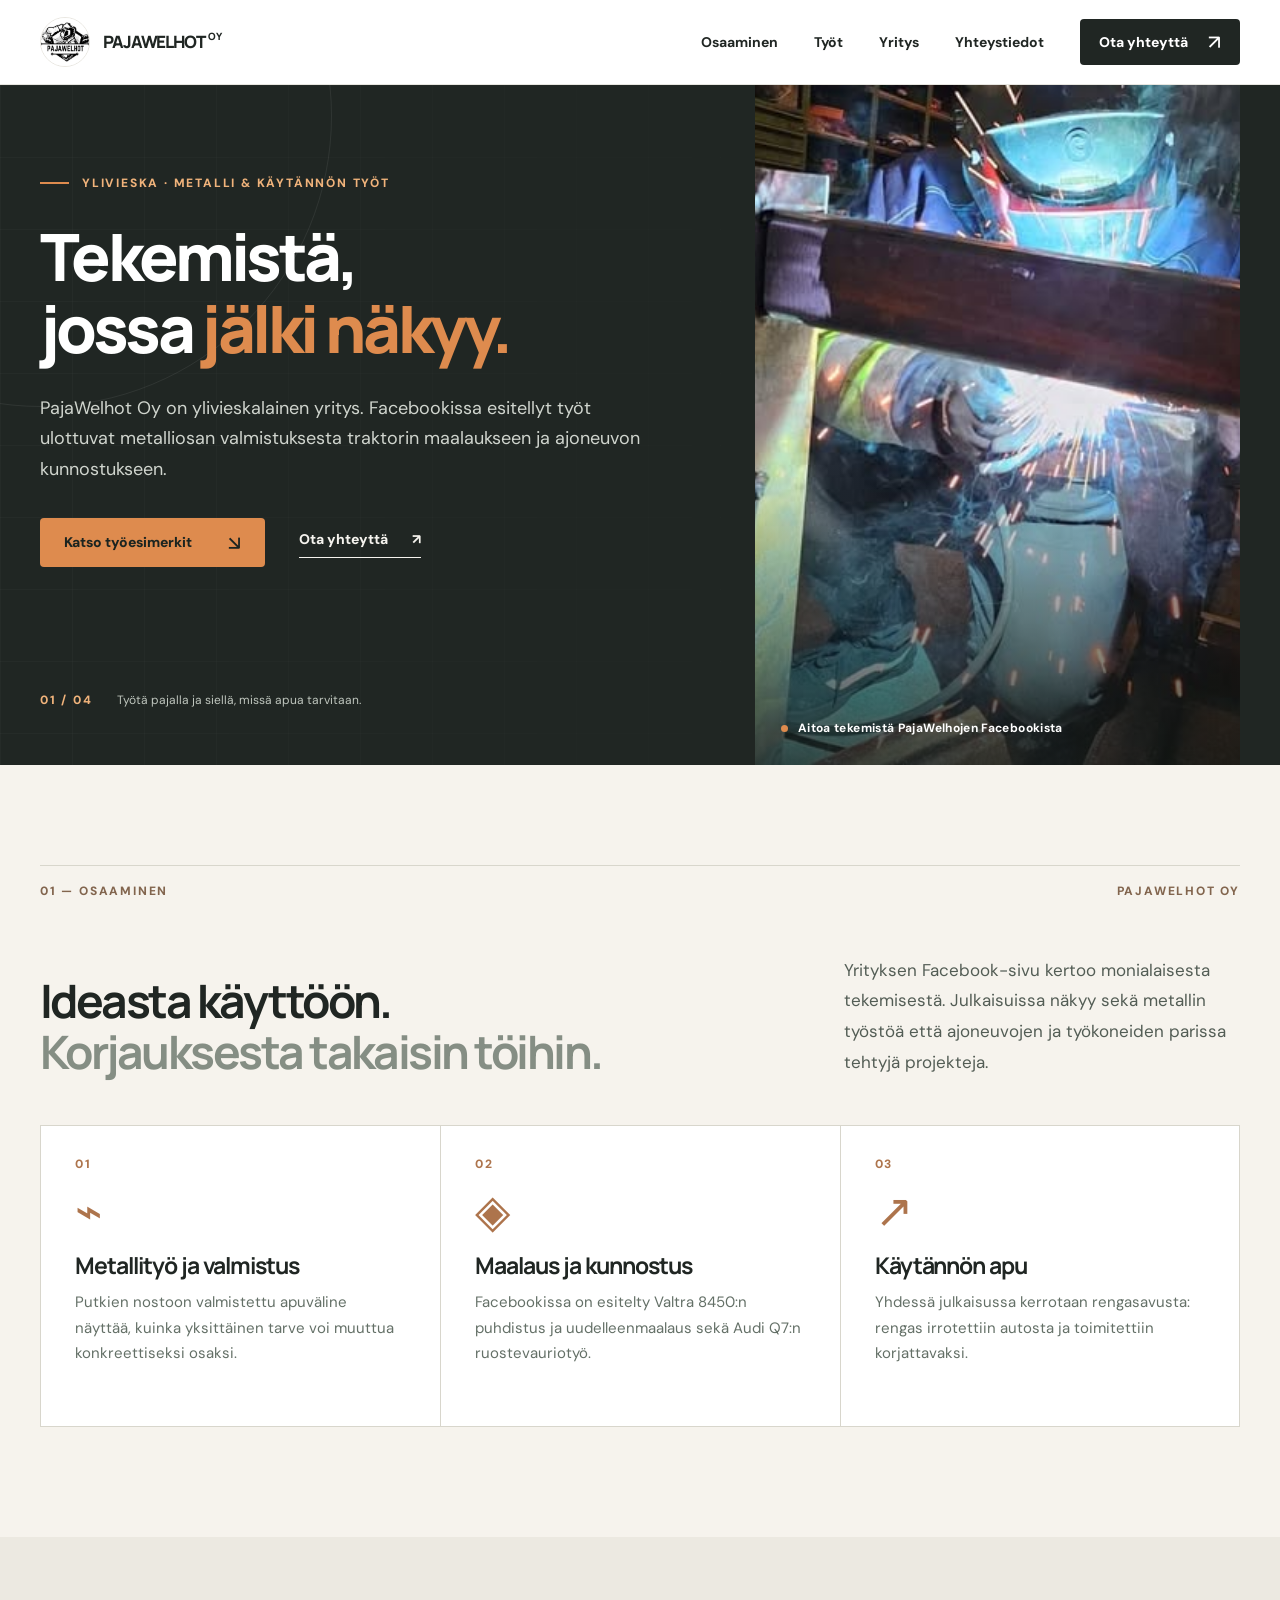
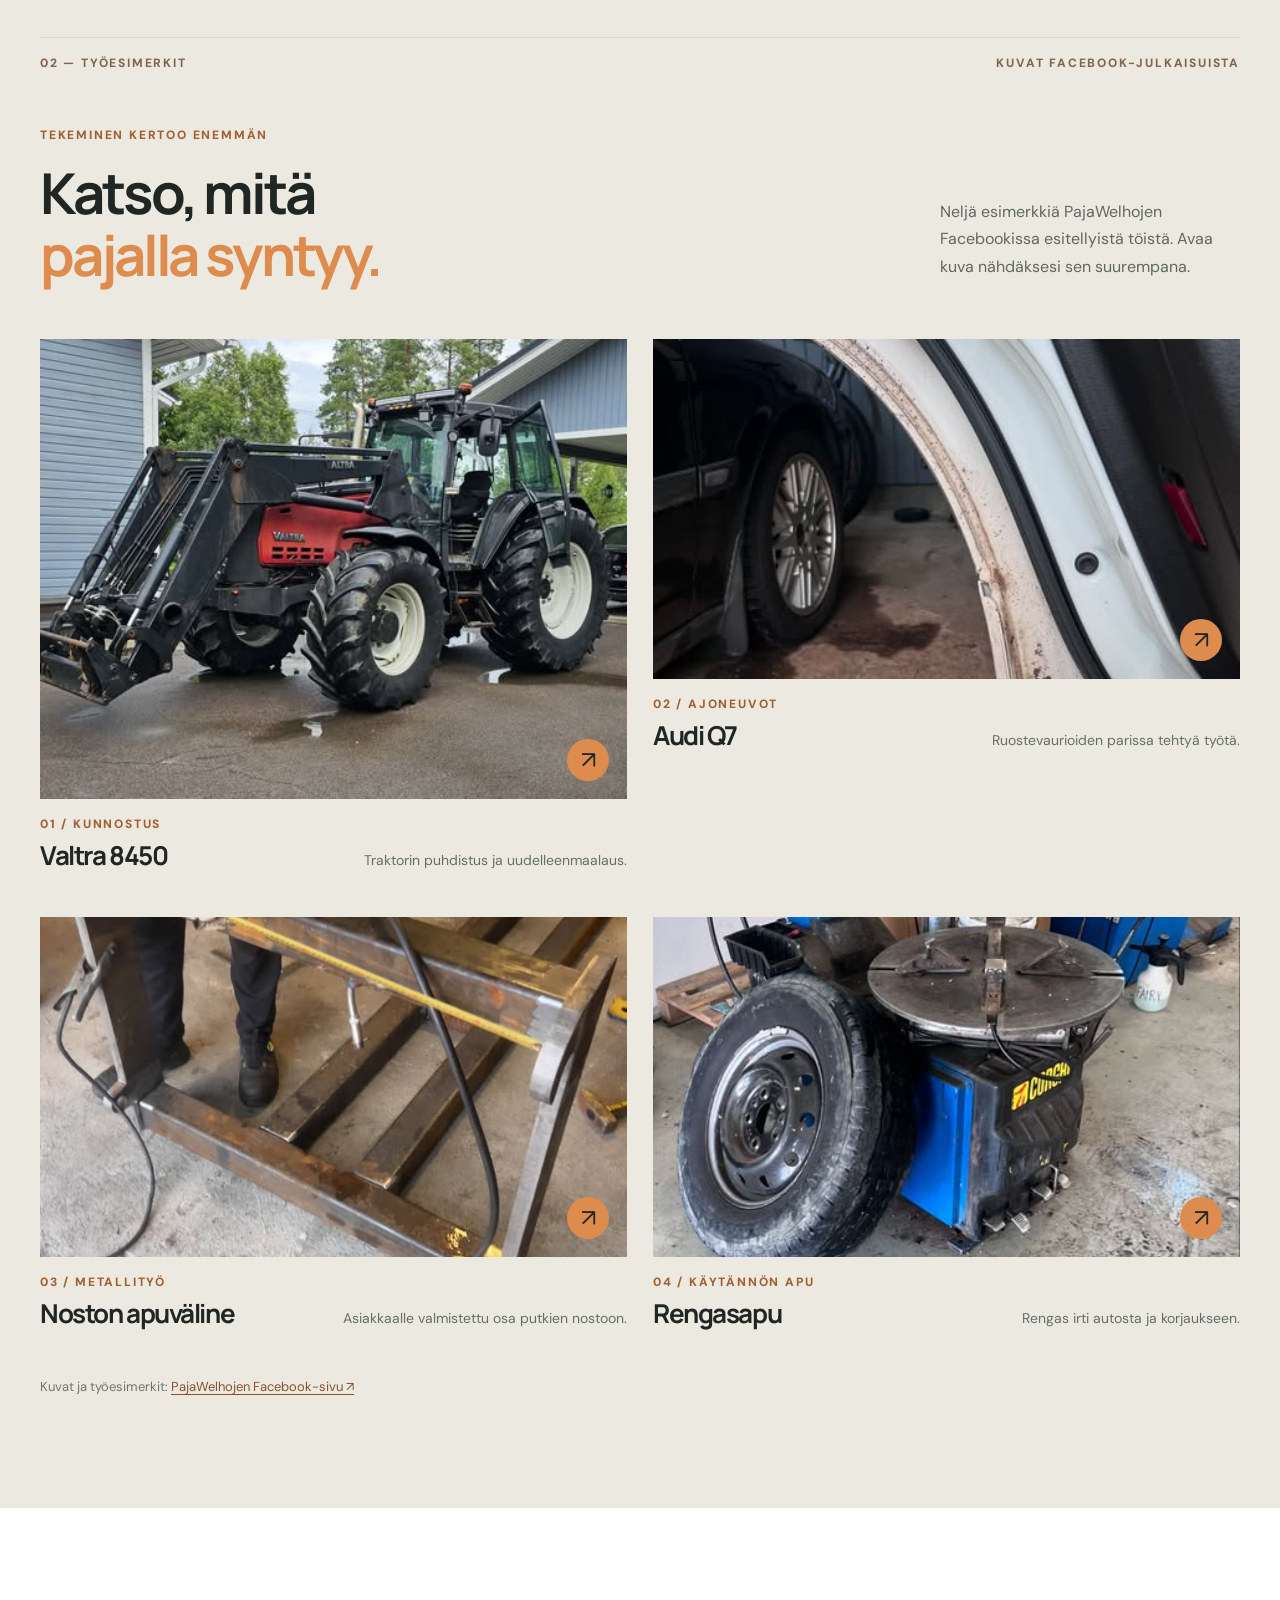
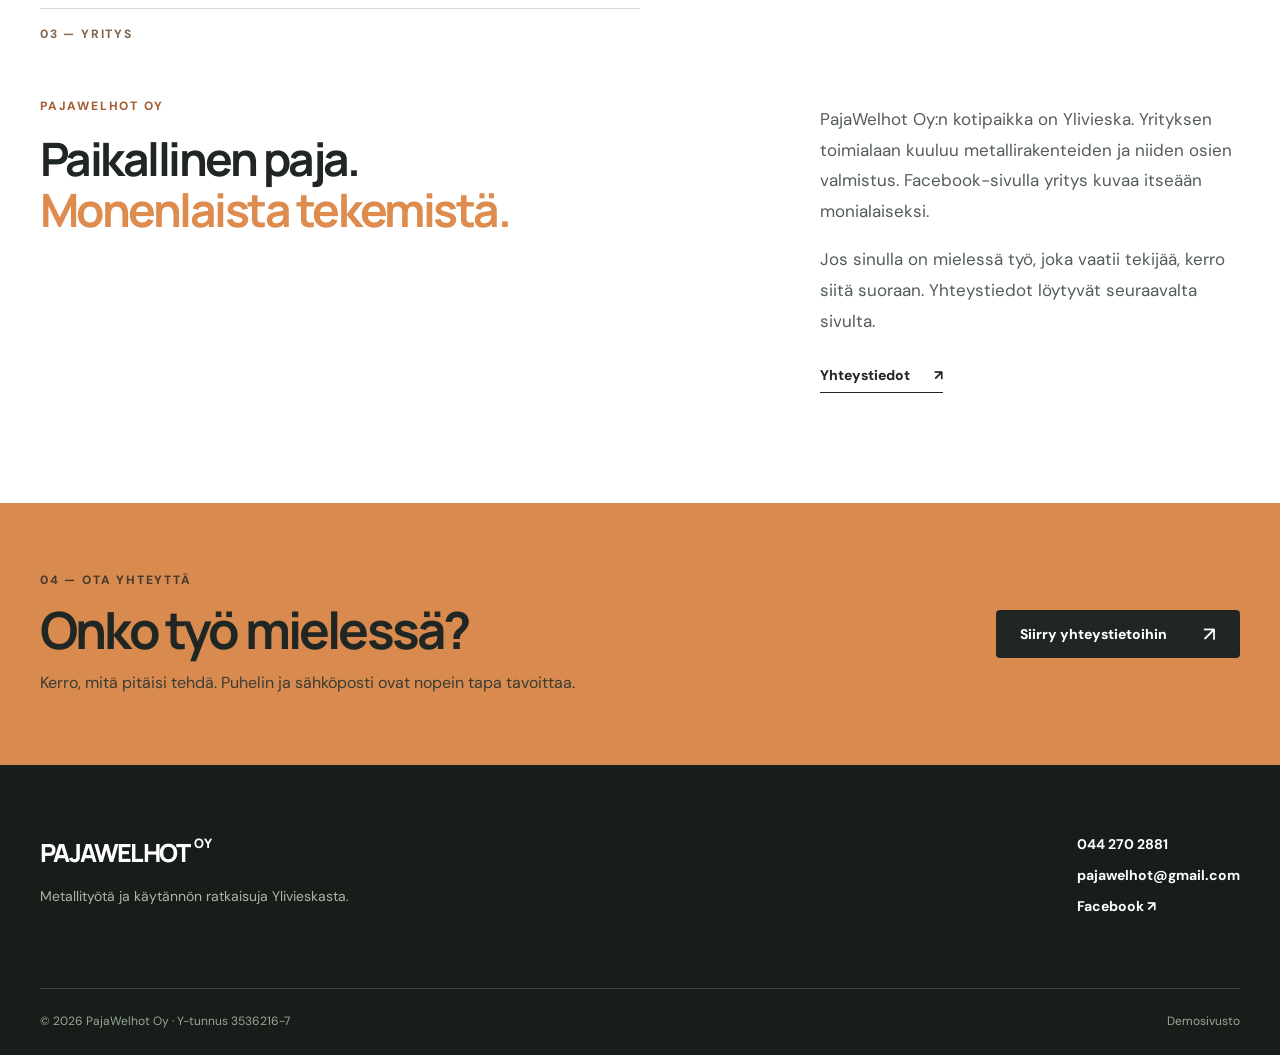
<file: index.html>
<!doctype html>
<html lang="fi">
<head>
  <meta charset="utf-8">
  <meta name="viewport" content="width=device-width, initial-scale=1">
  <meta name="robots" content="noindex, nofollow">
  <meta name="theme-color" content="#202623">
  <meta name="description" content="PajaWelhot Oy – metallityötä ja käytännön ratkaisuja Ylivieskasta. Tutustu Facebookissa esiteltyihin töihin ja ota yhteyttä.">
  <title>PajaWelhot Oy – Metallityötä Ylivieskasta</title>
  <link rel="icon" href="/assets/favicon.svg" type="image/svg+xml">
  <link rel="stylesheet" href="/assets/style.css">
  <script src="/assets/script.js" defer></script>
</head>
<body>
  <a class="skip-link" href="#main">Siirry sisältöön</a>
  <header class="site-header">
    <div class="shell header-inner">
      <a class="brand" href="/" aria-label="PajaWelhot Oy, etusivu">
        <span class="brand-mark"><img src="/assets/logo-facebook.jpg" alt="" width="54" height="54"></span>
        <span class="brand-name">PAJAWELHOT <small>OY</small></span>
      </a>
      <button class="menu-toggle" type="button" aria-expanded="false" aria-controls="primary-nav" aria-label="Avaa valikko">
        <span></span><span></span><span></span>
      </button>
      <nav class="primary-nav" id="primary-nav" aria-label="Päävalikko">
        <a href="#osaaminen">Osaaminen</a>
        <a href="#tyot">Työt</a>
        <a href="#yritys">Yritys</a>
        <a href="/yhteystiedot/">Yhteystiedot</a>
      </nav>
      <a class="button button-small header-cta" href="/yhteystiedot/">Ota yhteyttä <span aria-hidden="true">↗</span></a>
    </div>
  </header>

  <main id="main">
    <section class="hero">
      <div class="hero-grid" aria-hidden="true"></div>
      <div class="shell hero-layout">
        <div class="hero-copy">
          <p class="eyebrow"><span class="eyebrow-line"></span> YLIVIESKA · METALLI & KÄYTÄNNÖN TYÖT</p>
          <h1>Tekemistä,<br>jossa <em>jälki näkyy.</em></h1>
          <p class="hero-lead">PajaWelhot Oy on ylivieskalainen yritys. Facebookissa esitellyt työt ulottuvat metalliosan valmistuksesta traktorin maalaukseen ja ajoneuvon kunnostukseen.</p>
          <div class="hero-actions">
            <a class="button button-accent" href="#tyot">Katso työesimerkit <span aria-hidden="true">↘</span></a>
            <a class="text-link light-link" href="/yhteystiedot/">Ota yhteyttä <span aria-hidden="true">↗</span></a>
          </div>
          <div class="hero-foot"><span class="hero-foot-number">01 / 04</span><span>Työtä pajalla ja siellä, missä apua tarvitaan.</span></div>
        </div>
        <div class="hero-visual">
          <img src="/assets/welding.jpg" alt="Metallirakennetta hitsataan pajalla" width="473" height="630" fetchpriority="high">
          <div class="visual-caption"><span class="caption-dot"></span> Aitoa tekemistä PajaWelhojen Facebookista</div>
        </div>
      </div>
    </section>

    <section class="intro-section section-pad" id="osaaminen">
      <div class="shell">
        <div class="section-topline"><span>01 — OSAAMINEN</span><span>PAJAWELHOT OY</span></div>
        <div class="intro-heading-grid">
          <h2>Ideasta käyttöön.<br><span>Korjauksesta takaisin töihin.</span></h2>
          <p>Yrityksen Facebook-sivu kertoo monialaisesta tekemisestä. Julkaisuissa näkyy sekä metallin työstöä että ajoneuvojen ja työkoneiden parissa tehtyjä projekteja.</p>
        </div>
        <div class="service-grid">
          <article class="service-card"><span class="service-no">01</span><div class="service-icon" aria-hidden="true">⌁</div><h3>Metallityö ja valmistus</h3><p>Putkien nostoon valmistettu apuväline näyttää, kuinka yksittäinen tarve voi muuttua konkreettiseksi osaksi.</p></article>
          <article class="service-card"><span class="service-no">02</span><div class="service-icon" aria-hidden="true">◈</div><h3>Maalaus ja kunnostus</h3><p>Facebookissa on esitelty Valtra 8450:n puhdistus ja uudelleenmaalaus sekä Audi Q7:n ruostevauriotyö.</p></article>
          <article class="service-card"><span class="service-no">03</span><div class="service-icon" aria-hidden="true">↗</div><h3>Käytännön apu</h3><p>Yhdessä julkaisussa kerrotaan rengasavusta: rengas irrotettiin autosta ja toimitettiin korjattavaksi.</p></article>
        </div>
      </div>
    </section>

    <section class="work-section section-pad" id="tyot">
      <div class="shell">
        <div class="section-topline"><span>02 — TYÖESIMERKIT</span><span>KUVAT FACEBOOK-JULKAISUISTA</span></div>
        <div class="work-heading">
          <div><p class="kicker">TEKEMINEN KERTOO ENEMMÄN</p><h2>Katso, mitä<br><em>pajalla syntyy.</em></h2></div>
          <p>Neljä esimerkkiä PajaWelhojen Facebookissa esitellyistä töistä. Avaa kuva nähdäksesi sen suurempana.</p>
        </div>
        <div class="work-grid">
          <article class="work-card work-card-large">
            <button class="work-image gallery-open" type="button" data-full="/assets/valtra.jpg" data-caption="Valtra 8450 – puhdistus ja uudelleenmaalaus" aria-label="Avaa kuva: Valtra 8450"><img src="/assets/valtra.jpg" alt="Valtra 8450 -traktori uudelleenmaalauksen jälkeen" loading="lazy" width="472" height="628"><span class="image-open" aria-hidden="true">↗</span></button>
            <div class="work-meta"><span>01 / KUNNOSTUS</span><h3>Valtra 8450</h3><p>Traktorin puhdistus ja uudelleenmaalaus.</p></div>
          </article>
          <article class="work-card">
            <button class="work-image gallery-open" type="button" data-full="/assets/audi-rust.jpg" data-caption="Audi Q7 – ruostevaurioiden käsittely" aria-label="Avaa kuva: Audi Q7"><img src="/assets/audi-rust.jpg" alt="Audi Q7:n oviaukossa näkyvä ruostevaurio" loading="lazy" width="474" height="628"><span class="image-open" aria-hidden="true">↗</span></button>
            <div class="work-meta"><span>02 / AJONEUVOT</span><h3>Audi Q7</h3><p>Ruostevaurioiden parissa tehtyä työtä.</p></div>
          </article>
          <article class="work-card">
            <button class="work-image gallery-open" type="button" data-full="/assets/lifting-tool.jpg" data-caption="Putkien nostoon valmistetun apuvälineen työvaihe" aria-label="Avaa kuva: nostovälineen valmistus"><img src="/assets/lifting-tool.jpg" alt="Metallista valmistettavaa putkien noston apuvälinettä mitataan" loading="lazy" width="590" height="443"><span class="image-open" aria-hidden="true">↗</span></button>
            <div class="work-meta"><span>03 / METALLITYÖ</span><h3>Noston apuväline</h3><p>Asiakkaalle valmistettu osa putkien nostoon.</p></div>
          </article>
          <article class="work-card">
            <button class="work-image gallery-open" type="button" data-full="/assets/tyre-help.jpg" data-caption="Rengasapu Ylivieskassa" aria-label="Avaa kuva: rengasapu"><img src="/assets/tyre-help.jpg" alt="Auton rengas rengaskoneen vieressä" loading="lazy" width="472" height="628"><span class="image-open" aria-hidden="true">↗</span></button>
            <div class="work-meta"><span>04 / KÄYTÄNNÖN APU</span><h3>Rengasapu</h3><p>Rengas irti autosta ja korjaukseen.</p></div>
          </article>
        </div>
        <p class="source-note">Kuvat ja työesimerkit: <a href="https://www.facebook.com/profile.php?id=61557677003120" target="_blank" rel="noopener noreferrer">PajaWelhojen Facebook-sivu <span aria-hidden="true">↗</span></a></p>
      </div>
    </section>

    <section class="about-section section-pad" id="yritys">
      <div class="shell about-layout">
        <div><div class="section-topline"><span>03 — YRITYS</span></div><p class="kicker">PAJAWELHOT OY</p><h2>Paikallinen paja.<br><em>Monenlaista tekemistä.</em></h2></div>
        <div class="about-copy"><p>PajaWelhot Oy:n kotipaikka on Ylivieska. Yrityksen toimialaan kuuluu metallirakenteiden ja niiden osien valmistus. Facebook-sivulla yritys kuvaa itseään monialaiseksi.</p><p>Jos sinulla on mielessä työ, joka vaatii tekijää, kerro siitä suoraan. Yhteystiedot löytyvät seuraavalta sivulta.</p><a class="text-link" href="/yhteystiedot/">Yhteystiedot <span aria-hidden="true">↗</span></a></div>
      </div>
    </section>

    <section class="contact-band"><div class="shell contact-band-inner"><div><p class="kicker">04 — OTA YHTEYTTÄ</p><h2>Onko työ mielessä?</h2><p>Kerro, mitä pitäisi tehdä. Puhelin ja sähköposti ovat nopein tapa tavoittaa.</p></div><a class="button button-accent" href="/yhteystiedot/">Siirry yhteystietoihin <span aria-hidden="true">↗</span></a></div></section>
  </main>

  <footer class="site-footer"><div class="shell footer-inner"><div class="footer-brand">PAJAWELHOT <small>OY</small><p>Metallityötä ja käytännön ratkaisuja Ylivieskasta.</p></div><div class="footer-links"><a href="tel:+358442702881">044 270 2881</a><a href="mailto:pajawelhot@gmail.com">pajawelhot@gmail.com</a><a href="https://www.facebook.com/profile.php?id=61557677003120" target="_blank" rel="noopener noreferrer">Facebook ↗</a></div><div class="footer-bottom"><span>© 2026 PajaWelhot Oy · Y-tunnus 3536216-7</span><span>Demosivusto</span></div></div></footer>

  <dialog class="image-dialog" aria-label="Työkuva"><button class="dialog-close" type="button" aria-label="Sulje kuva">×</button><img alt=""><p class="dialog-caption"></p></dialog>
</body>
</html>
</file>
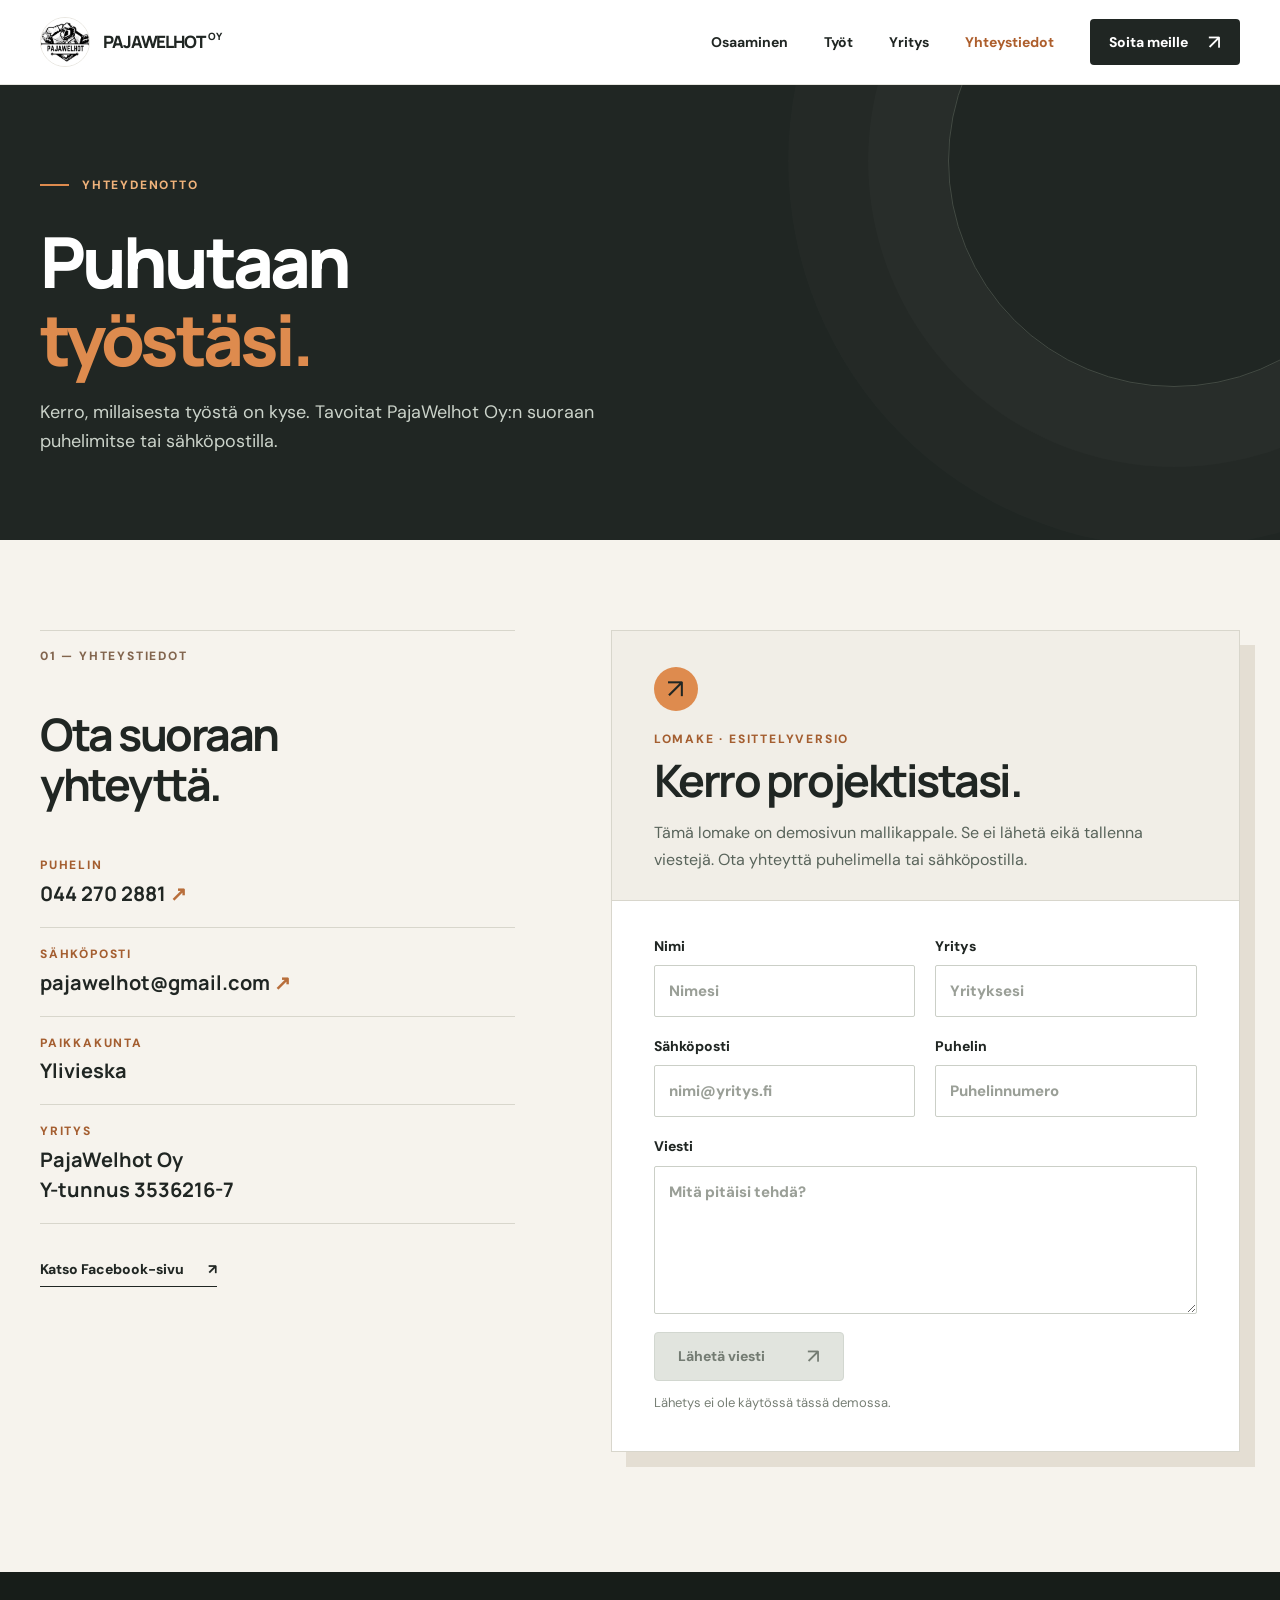
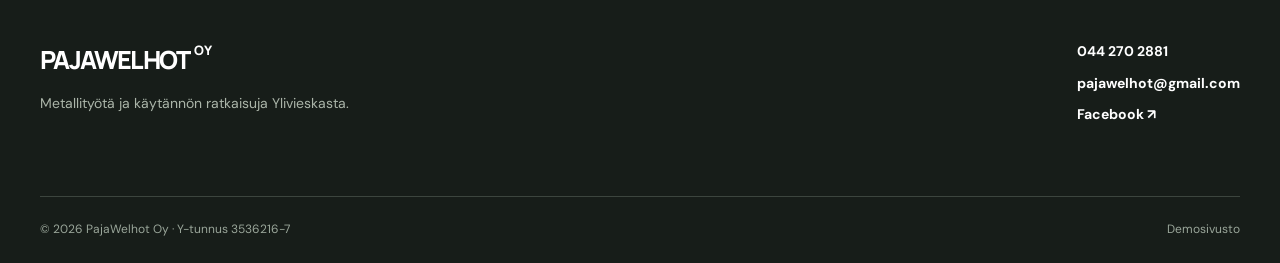
<file: yhteystiedot/index.html>
<!doctype html>
<html lang="fi">
<head>
  <meta charset="utf-8">
  <meta name="viewport" content="width=device-width, initial-scale=1">
  <meta name="robots" content="noindex, nofollow">
  <meta name="theme-color" content="#202623">
  <meta name="description" content="PajaWelhot Oy:n yhteystiedot. Puhelin 044 270 2881, sähköposti pajawelhot@gmail.com. Ylivieska.">
  <title>Yhteystiedot – PajaWelhot Oy</title>
  <link rel="icon" href="/assets/favicon.svg" type="image/svg+xml">
  <link rel="stylesheet" href="/assets/style.css">
  <script src="/assets/script.js" defer></script>
</head>
<body>
  <a class="skip-link" href="#main">Siirry sisältöön</a>
  <header class="site-header">
    <div class="shell header-inner">
      <a class="brand" href="/" aria-label="PajaWelhot Oy, etusivu"><span class="brand-mark"><img src="/assets/logo-facebook.jpg" alt="" width="54" height="54"></span><span class="brand-name">PAJAWELHOT <small>OY</small></span></a>
      <button class="menu-toggle" type="button" aria-expanded="false" aria-controls="primary-nav" aria-label="Avaa valikko"><span></span><span></span><span></span></button>
      <nav class="primary-nav" id="primary-nav" aria-label="Päävalikko"><a href="/#osaaminen">Osaaminen</a><a href="/#tyot">Työt</a><a href="/#yritys">Yritys</a><a href="/yhteystiedot/" aria-current="page">Yhteystiedot</a></nav>
      <a class="button button-small header-cta" href="tel:+358442702881">Soita meille <span aria-hidden="true">↗</span></a>
    </div>
  </header>

  <main id="main" class="contact-main">
    <section class="contact-hero"><div class="shell"><p class="eyebrow dark-eyebrow"><span class="eyebrow-line"></span> YHTEYDENOTTO</p><h1>Puhutaan<br><em>työstäsi.</em></h1><p>Kerro, millaisesta työstä on kyse. Tavoitat PajaWelhot Oy:n suoraan puhelimitse tai sähköpostilla.</p></div></section>
    <section class="contact-content"><div class="shell contact-grid">
      <div class="contact-details"><div class="section-topline"><span>01 — YHTEYSTIEDOT</span></div><h2>Ota suoraan<br>yhteyttä.</h2><div class="detail-list"><div class="detail-item"><span>PUHELIN</span><a href="tel:+358442702881">044 270 2881 <span aria-hidden="true">↗</span></a></div><div class="detail-item"><span>SÄHKÖPOSTI</span><a href="mailto:pajawelhot@gmail.com">pajawelhot@gmail.com <span aria-hidden="true">↗</span></a></div><div class="detail-item"><span>PAIKKAKUNTA</span><strong>Ylivieska</strong></div><div class="detail-item"><span>YRITYS</span><strong>PajaWelhot Oy<br>Y-tunnus 3536216-7</strong></div></div><a class="text-link" href="https://www.facebook.com/profile.php?id=61557677003120" target="_blank" rel="noopener noreferrer">Katso Facebook-sivu <span aria-hidden="true">↗</span></a></div>
      <div class="form-panel"><div class="form-panel-top"><span class="form-symbol" aria-hidden="true">↗</span><p class="kicker">LOMAKE · ESITTELYVERSIO</p><h2>Kerro projektistasi.</h2><p>Tämä lomake on demosivun mallikappale. Se ei lähetä eikä tallenna viestejä. Ota yhteyttä puhelimella tai sähköpostilla.</p></div><form class="demo-form" id="demo-form" novalidate><div class="field-row"><label>Nimi<input type="text" name="name" autocomplete="name" placeholder="Nimesi"></label><label>Yritys<input type="text" name="company" autocomplete="organization" placeholder="Yrityksesi"></label></div><div class="field-row"><label>Sähköposti<input type="email" name="email" autocomplete="email" placeholder="nimi@yritys.fi"></label><label>Puhelin<input type="tel" name="phone" autocomplete="tel" placeholder="Puhelinnumero"></label></div><label>Viesti<textarea name="message" rows="5" placeholder="Mitä pitäisi tehdä?"></textarea></label><button class="button button-disabled" type="submit" disabled aria-describedby="form-note">Lähetä viesti <span aria-hidden="true">↗</span></button><p id="form-note" class="form-note">Lähetys ei ole käytössä tässä demossa.</p></form></div>
    </div></section>
  </main>
  <footer class="site-footer"><div class="shell footer-inner"><div class="footer-brand">PAJAWELHOT <small>OY</small><p>Metallityötä ja käytännön ratkaisuja Ylivieskasta.</p></div><div class="footer-links"><a href="tel:+358442702881">044 270 2881</a><a href="mailto:pajawelhot@gmail.com">pajawelhot@gmail.com</a><a href="https://www.facebook.com/profile.php?id=61557677003120" target="_blank" rel="noopener noreferrer">Facebook ↗</a></div><div class="footer-bottom"><span>© 2026 PajaWelhot Oy · Y-tunnus 3536216-7</span><span>Demosivusto</span></div></div></footer>
</body>
</html>
</file>
<file: assets/style.css>
@import url('https://fonts.googleapis.com/css2?family=DM+Sans:wght@400;500;600;700&family=Manrope:wght@400;500;600;700;800&display=swap');

:root{--ink:#202623;--ink-2:#313934;--paper:#f6f3ed;--paper-2:#ece9e1;--line:#d8d6cc;--muted:#6a716b;--accent:#de8b4e;--accent-light:#f0b37b;--white:#fff;--shell:1200px}
*{box-sizing:border-box}
html{scroll-behavior:smooth}
body{margin:0;background:var(--paper);color:var(--ink);font-family:'DM Sans',Arial,sans-serif;font-size:16px;line-height:1.6}
body:has(.image-dialog[open]){overflow:hidden}
img{display:block;max-width:100%}
button,input,textarea{font:inherit}
button{cursor:pointer}
a{color:inherit;text-decoration:none}
a:focus-visible,button:focus-visible,input:focus-visible,textarea:focus-visible{outline:3px solid var(--accent);outline-offset:3px}
.shell{width:min(calc(100% - 72px),var(--shell));margin-inline:auto}
.skip-link{position:absolute;z-index:100;top:-100px;left:16px;padding:10px 18px;background:var(--accent);color:var(--ink);font-weight:700}
.skip-link:focus{top:12px}
.site-header{position:relative;z-index:20;background:#fff;border-bottom:1px solid #e7e6e0}
.header-inner{display:flex;align-items:center;min-height:84px;gap:36px}
.brand{display:inline-flex;align-items:center;gap:13px;flex:none}
.brand-mark{position:relative;width:50px;height:50px;overflow:hidden;background:#fff;border:1px solid #e9e7e1;border-radius:50%}
.brand-mark img{position:absolute;max-width:none;width:88px;height:88px;object-fit:cover;left:50%;top:50%;transform:translate(-50%,-50%)}
.brand-name,.footer-brand{font-family:Manrope,Arial,sans-serif;font-weight:800;font-size:17px;letter-spacing:-.065em;white-space:nowrap}
.brand-name small,.footer-brand small{font-size:10px;vertical-align:top;letter-spacing:0;margin-left:2px}
.primary-nav{display:flex;align-items:center;justify-content:center;gap:36px;margin-left:auto}
.primary-nav a{font-size:14px;font-weight:700;transition:color .2s}
.primary-nav a:hover,.primary-nav a[aria-current=page]{color:#ad5e2c}
.button{display:inline-flex;align-items:center;justify-content:space-between;gap:36px;border:1px solid transparent;border-radius:4px;padding:15px 23px;font-size:14px;font-weight:800;line-height:1.2;white-space:nowrap;transition:transform .2s,background .2s,border-color .2s}
.button:hover:not(:disabled){transform:translateY(-2px)}
.button-small{gap:20px;padding:14px 18px;background:var(--ink);color:#fff}
.button-small:hover{background:#39433c}
.button-accent{background:var(--accent);color:#1b2420}
.button-accent:hover{background:var(--accent-light)}
.button span{font-size:20px;line-height:.7;font-weight:500}
.menu-toggle{display:none}
.hero{position:relative;overflow:hidden;background:var(--ink);color:#fff}
.hero:before{content:"";position:absolute;width:580px;height:580px;border:1px solid rgba(255,255,255,.07);border-radius:50%;left:-250px;top:-260px}
.hero-grid{position:absolute;inset:0;background-image:linear-gradient(rgba(255,255,255,.025) 1px,transparent 1px),linear-gradient(90deg,rgba(255,255,255,.025) 1px,transparent 1px);background-size:72px 72px;mask-image:linear-gradient(90deg,#000,transparent 72%)}
.hero-layout{position:relative;display:grid;grid-template-columns:1.14fr .86fr;min-height:680px;gap:6%;align-items:stretch}
.hero-copy{display:flex;flex-direction:column;justify-content:center;padding:90px 0 55px;min-width:0}
.eyebrow,.kicker,.section-topline,.work-meta>span,.service-no,.detail-item>span{font-size:12px;font-weight:800;letter-spacing:.15em;line-height:1.4}
.eyebrow{display:flex;align-items:center;gap:13px;color:var(--accent-light);margin:0 0 28px}
.eyebrow-line{width:29px;height:2px;background:var(--accent)}
h1,h2,h3,p{margin-top:0}
h1,h2,h3{font-family:Manrope,Arial,sans-serif;line-height:1.11;letter-spacing:-.055em}
h1{font-size:clamp(52px,5.1vw,82px);font-weight:800;margin-bottom:28px}
h1 em,h2 em{font-style:normal;color:var(--accent)}
.hero-lead{max-width:610px;color:#d0d5ce;font-size:18px;line-height:1.7;margin-bottom:34px}
.hero-actions{display:flex;align-items:center;gap:34px}
.text-link{display:inline-flex;align-items:center;gap:24px;width:max-content;padding-bottom:6px;border-bottom:1px solid currentColor;font-size:14px;font-weight:800;transition:gap .2s,color .2s}
.text-link:hover{gap:31px;color:#b9602d}
.light-link{color:#f5f3ee}
.light-link:hover{color:var(--accent-light)}
.hero-foot{display:flex;align-items:center;gap:24px;margin-top:auto;padding-top:60px;color:#bfc6be;font-size:12px}
.hero-foot-number{color:var(--accent-light);font-weight:800;letter-spacing:.15em}
.hero-visual{position:relative;min-height:680px;align-self:stretch;overflow:hidden;background:#4b5047}
.hero-visual:after{content:"";position:absolute;inset:0;background:linear-gradient(180deg,transparent 55%,rgba(18,23,20,.78))}
.hero-visual img{height:100%;width:100%;object-fit:cover;object-position:center}
.visual-caption{position:absolute;z-index:1;right:26px;bottom:27px;left:26px;display:flex;align-items:center;gap:10px;color:#fff;font-size:12px;font-weight:700;letter-spacing:.03em}
.caption-dot{width:7px;height:7px;border-radius:50%;background:var(--accent)}
.section-pad{padding:100px 0 110px}
.section-topline{display:flex;justify-content:space-between;gap:24px;color:#82654e;border-top:1px solid var(--line);padding-top:17px;margin-bottom:55px}
.intro-heading-grid{display:grid;grid-template-columns:1.25fr .75fr;gap:12%;align-items:end;margin-bottom:48px}
.intro-heading-grid h2,.about-layout h2{font-size:clamp(35px,3.6vw,58px);margin:0}
.intro-heading-grid h2 span{color:#858e84}
.intro-heading-grid p,.about-copy p{color:#535d55;font-size:17px;line-height:1.8;margin:0}
.service-grid{display:grid;grid-template-columns:repeat(3,1fr);border:1px solid var(--line)}
.service-card{min-height:300px;padding:30px 34px 32px;background:#fff;display:flex;flex-direction:column}
.service-card+.service-card{border-left:1px solid var(--line)}
.service-no{color:#ad744c}
.service-icon{height:74px;display:flex;align-items:center;color:#ad744c;font-family:Manrope,sans-serif;font-size:46px;line-height:1;font-weight:300}
.service-card h3{font-size:23px;letter-spacing:-.045em;margin:6px 0 12px}
.service-card p{font-size:15px;line-height:1.7;color:#647067;margin:0}
.work-section{background:var(--paper-2)}
.work-heading{display:flex;justify-content:space-between;align-items:end;gap:48px;margin-bottom:52px}
.kicker{color:#a45e30;margin-bottom:18px}
.work-heading h2,.contact-band h2{font-size:clamp(44px,4.4vw,68px);margin:0}
.work-heading>p{max-width:300px;color:#606860;margin:0 0 7px;line-height:1.7}
.work-grid{display:grid;grid-template-columns:1fr 1fr;column-gap:26px;row-gap:46px}
.work-card{min-width:0}
.work-image{position:relative;display:block;width:100%;height:340px;padding:0;border:0;overflow:hidden;background:#d7d3cb;text-align:left}
.work-card-large .work-image{height:460px}
.work-image img{width:100%;height:100%;object-fit:cover;transition:transform .5s ease}
.work-image:hover img{transform:scale(1.045)}
.image-open{position:absolute;right:18px;bottom:18px;display:grid;place-items:center;width:42px;height:42px;border-radius:50%;background:var(--accent);color:var(--ink);font-size:24px;line-height:1}
.work-meta{display:grid;grid-template-columns:1fr auto;column-gap:12px;align-items:baseline;padding:17px 0 0}
.work-meta>span{grid-column:1/-1;color:#a45e30;margin-bottom:8px}
.work-meta h3{font-size:26px;margin:0}
.work-meta p{margin:0;color:#647067;font-size:14px;text-align:right}
.source-note{margin:48px 0 0;color:#70766e;font-size:13px}
.source-note a{text-decoration:underline;text-underline-offset:3px;color:#8b4f2b}
.about-section{background:#fff}
.about-layout{display:grid;grid-template-columns:1fr .7fr;gap:15%;align-items:start}
.about-layout .section-topline{margin-bottom:55px}
.about-layout h2{margin:0}
.about-copy{padding-top:96px}
.about-copy p+p{margin-top:18px}
.about-copy .text-link{margin-top:28px}
.contact-band{background:#d98a4e;padding:69px 0}
.contact-band-inner{display:flex;justify-content:space-between;align-items:center;gap:48px}
.contact-band .kicker{color:#463b31;margin-bottom:12px}
.contact-band h2{font-size:clamp(40px,4vw,58px);margin-bottom:12px}
.contact-band p:last-child{margin:0;color:#383c34}
.contact-band .button{background:var(--ink);color:#fff;flex:none}
.contact-band .button:hover{background:#37433a}
.site-footer{background:#171d19;color:#fff;padding:68px 0 24px}
.footer-inner{display:grid;grid-template-columns:1fr auto;gap:70px}
.footer-brand{font-size:25px}
.footer-brand small{font-size:13px}
.footer-brand p{font-family:'DM Sans',Arial,sans-serif;font-size:14px;font-weight:400;letter-spacing:0;color:#abb5a9;margin:12px 0 0}
.footer-links{display:flex;flex-direction:column;gap:9px;font-size:14px;font-weight:700}
.footer-links a:hover{color:var(--accent-light)}
.footer-bottom{grid-column:1/-1;display:flex;justify-content:space-between;gap:25px;padding-top:23px;border-top:1px solid #3c453e;color:#9aa69a;font-size:12px}
.image-dialog{position:fixed;width:min(900px,calc(100vw - 36px));max-height:calc(100vh - 36px);border:0;padding:14px;background:var(--ink);color:#fff;box-shadow:0 24px 80px rgba(0,0,0,.4)}
.image-dialog::backdrop{background:rgba(10,16,12,.82)}
.image-dialog img{width:100%;max-height:calc(100vh - 110px);object-fit:contain}
.dialog-close{position:absolute;right:20px;top:20px;display:grid;place-items:center;width:42px;height:42px;border:0;background:#fff;color:var(--ink);font-size:30px;line-height:1}
.dialog-caption{font-size:14px;margin:12px 4px 2px;color:#e1e7db}

/* Yhteystiedot */
.contact-main{background:var(--paper)}
.contact-hero{padding:92px 0 84px;background:var(--ink);color:#fff;position:relative;overflow:hidden}
.contact-hero:after{content:"";position:absolute;width:450px;height:450px;border:1px solid #434a43;border-radius:50%;right:-120px;top:-150px;box-shadow:0 0 0 80px rgba(255,255,255,.018),0 0 0 160px rgba(255,255,255,.015)}
.contact-hero .shell{position:relative;z-index:1}
.contact-hero h1{font-size:clamp(54px,5.5vw,80px);margin-bottom:20px}
.contact-hero p:last-child{max-width:650px;color:#cbd3ca;font-size:18px;margin:0}
.contact-content{padding:90px 0 120px}
.contact-grid{display:grid;grid-template-columns:.86fr 1.14fr;gap:8%;align-items:start}
.contact-details .section-topline{margin-bottom:45px}
.contact-details h2,.form-panel h2{font-size:clamp(35px,3.5vw,50px);margin:0 0 30px}
.detail-list{margin:0 0 32px}
.detail-item{padding:18px 0;border-bottom:1px solid var(--line);display:flex;flex-direction:column;align-items:flex-start;gap:5px}
.detail-item>span{color:#a45e30}
.detail-item a,.detail-item strong{font-family:Manrope,Arial,sans-serif;font-size:20px;font-weight:700;line-height:1.5;overflow-wrap:anywhere}
.detail-item a span{color:#b86e3b}
.detail-item a:hover{color:#ad5e2c}
.form-panel{background:#fff;border:1px solid var(--line);box-shadow:15px 15px 0 #e4ded3}
.form-panel-top{padding:36px 42px 26px;background:#f1eee7;border-bottom:1px solid var(--line)}
.form-symbol{display:inline-flex;align-items:center;justify-content:center;width:44px;height:44px;border-radius:50%;background:var(--accent);font-size:27px;margin-bottom:20px}
.form-panel .kicker{margin-bottom:8px}
.form-panel h2{margin-bottom:14px}
.form-panel-top>p:last-child{margin:0;color:#59645b;line-height:1.7}
.demo-form{padding:34px 42px 38px}
.field-row{display:grid;grid-template-columns:1fr 1fr;gap:20px}
.demo-form label{display:block;margin-bottom:18px;font-size:14px;font-weight:800}
.demo-form input,.demo-form textarea{display:block;width:100%;margin-top:8px;padding:13px 14px;border:1px solid #cbcfc7;border-radius:2px;background:#fff;color:var(--ink);font-size:15px;resize:vertical}
.demo-form input::placeholder,.demo-form textarea::placeholder{color:#9a9f97}
.button-disabled{background:#e1e4de;color:#747c73;border-color:#d2d7d0;cursor:not-allowed;opacity:1;min-width:190px}
.form-note{margin:12px 0 0;color:#777f75;font-size:13px}

@media(max-width:1020px){.primary-nav{gap:20px}.header-inner{gap:20px}.hero-layout{gap:3%;grid-template-columns:1fr .75fr}.hero-copy{padding:65px 0 45px}.hero-visual,.hero-layout{min-height:600px}.hero-lead{font-size:16px}.work-meta{display:block}.work-meta p{text-align:left;margin-top:6px}.about-layout{gap:8%}.contact-grid{gap:5%}}
@media(max-width:760px){.shell{width:min(calc(100% - 38px),var(--shell))}.header-inner{min-height:72px}.brand-mark{width:43px;height:43px}.brand-name{font-size:15px}.header-cta{display:none}.menu-toggle{display:flex;margin-left:auto;width:42px;height:42px;border:1px solid var(--line);border-radius:3px;background:#fff;flex-direction:column;align-items:center;justify-content:center;gap:5px}.menu-toggle span{display:block;width:19px;height:2px;background:var(--ink)}.primary-nav{position:absolute;top:72px;left:0;right:0;display:none;flex-direction:column;align-items:stretch;gap:0;margin:0;padding:12px 19px 20px;background:#fff;border-bottom:1px solid var(--line);box-shadow:0 15px 22px rgba(0,0,0,.08)}.primary-nav.is-open{display:flex}.primary-nav a{padding:12px 4px;border-bottom:1px solid #efeee8}.hero-layout{display:flex;flex-direction:column;min-height:0;gap:0}.hero-copy{padding:72px 0 42px}.hero-copy h1{font-size:clamp(47px,10vw,68px)}.hero-lead{font-size:16px;max-width:570px}.hero-foot{padding-top:40px}.hero-visual{min-height:410px;margin:0 -19px}.hero-visual img{position:absolute;inset:0}.section-pad{padding:70px 0 78px}.section-topline{margin-bottom:35px}.intro-heading-grid,.about-layout{display:block}.intro-heading-grid h2{margin-bottom:22px}.intro-heading-grid p{max-width:650px}.service-grid{grid-template-columns:1fr}.service-card{min-height:0;padding:25px}.service-card+.service-card{border-left:0;border-top:1px solid var(--line)}.service-icon{height:55px}.work-heading{display:block}.work-heading>p{max-width:560px;margin-top:18px}.work-grid{gap:35px 18px}.work-card-large .work-image,.work-image{height:320px}.about-copy{padding-top:30px}.contact-band-inner{display:block}.contact-band .button{margin-top:26px}.footer-inner{gap:40px}.contact-hero{padding:70px 0}.contact-content{padding:65px 0 85px}.contact-grid{grid-template-columns:1fr;gap:55px}.form-panel{box-shadow:9px 9px 0 #e4ded3}}
@media(max-width:520px){.eyebrow{font-size:10px;letter-spacing:.1em}.hero-copy{padding:59px 0 32px}.hero-copy h1{font-size:47px}.hero-actions{align-items:flex-start;flex-direction:column;gap:23px}.hero-foot{padding-top:38px}.hero-visual{min-height:350px}.section-topline span:last-child{display:none}.intro-heading-grid h2,.about-layout h2{font-size:35px}.work-heading h2{font-size:47px}.work-grid{grid-template-columns:1fr}.work-card-large .work-image,.work-image{height:350px}.work-meta h3{font-size:23px}.contact-band{padding:57px 0}.contact-band h2{font-size:41px}.footer-inner{display:block}.footer-links{margin-top:30px}.footer-bottom{display:flex;flex-direction:column;gap:5px;margin-top:42px}.contact-hero h1{font-size:50px}.contact-hero p:last-child{font-size:16px}.form-panel-top,.demo-form{padding-left:24px;padding-right:24px}.field-row{grid-template-columns:1fr;gap:0}.detail-item a,.detail-item strong{font-size:18px}}
@media(prefers-reduced-motion:reduce){html{scroll-behavior:auto}*,*:before,*:after{transition:none!important;animation:none!important}}
</file>
